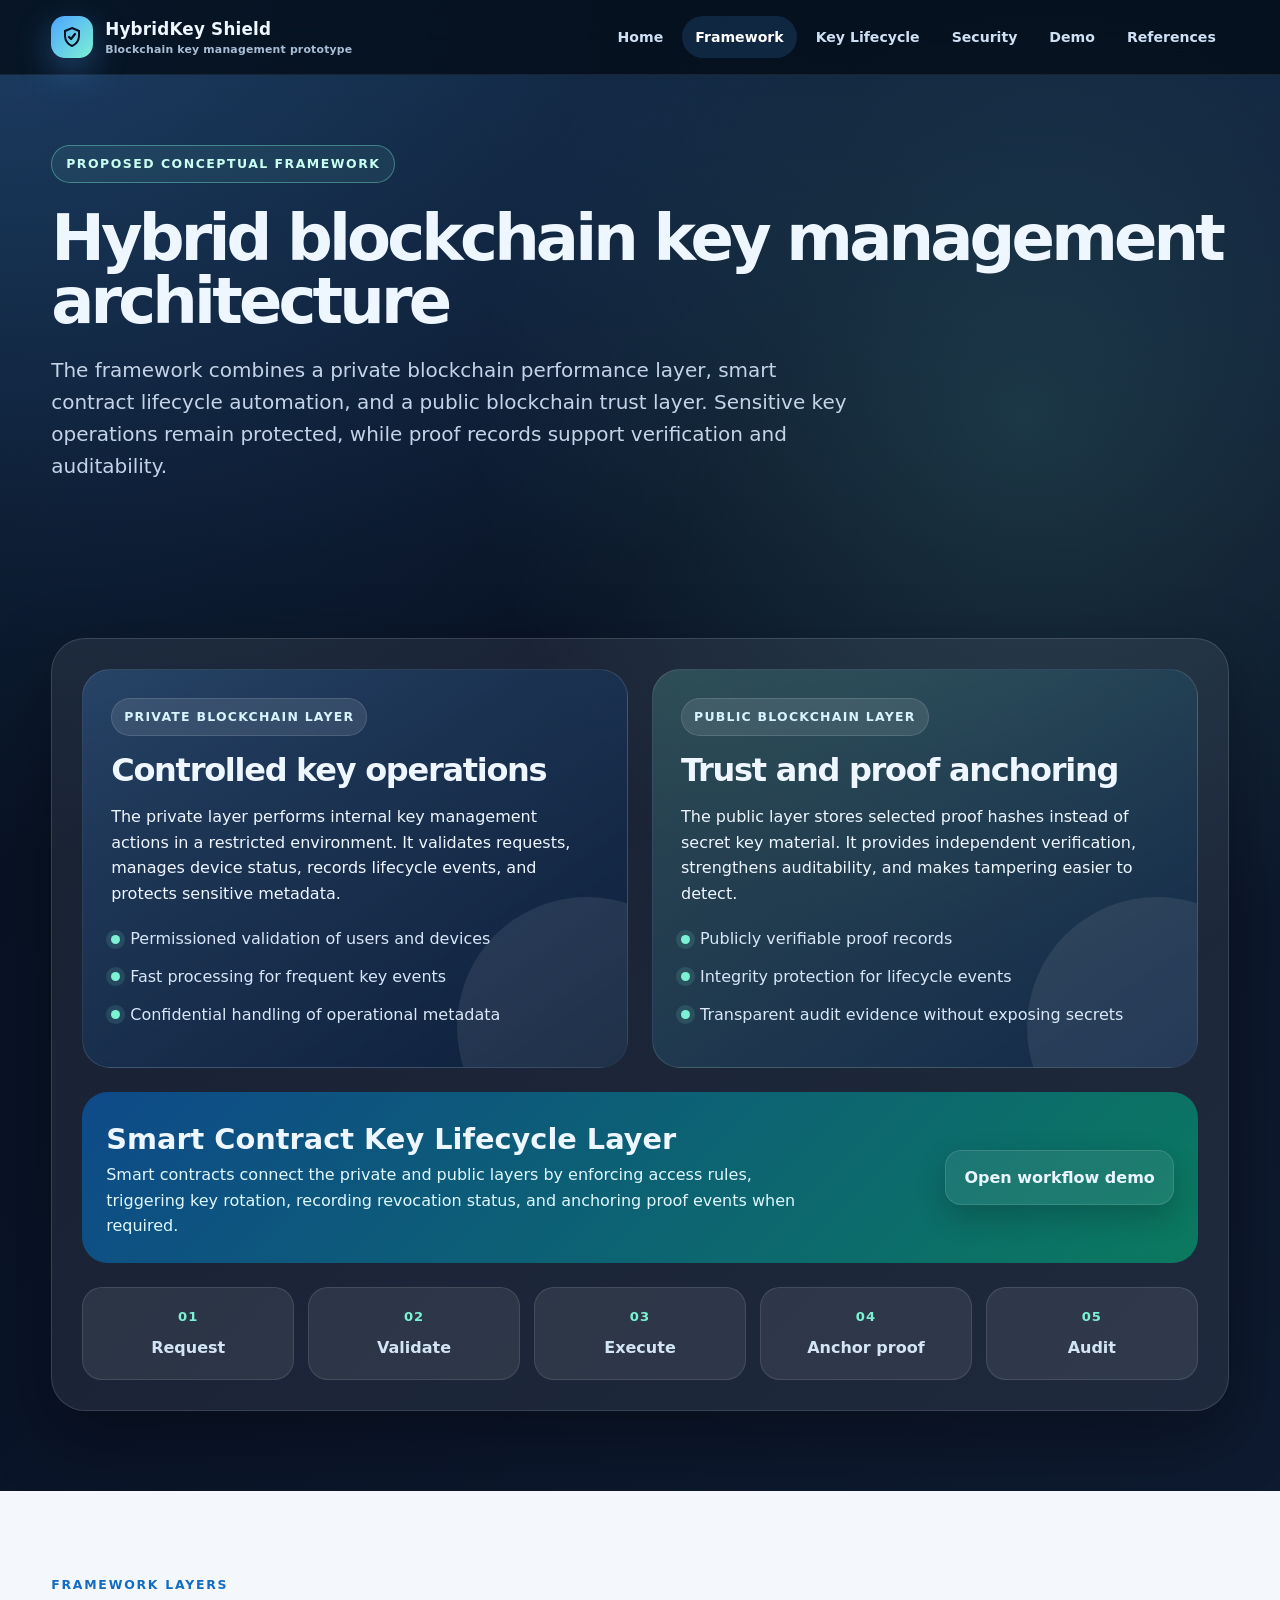
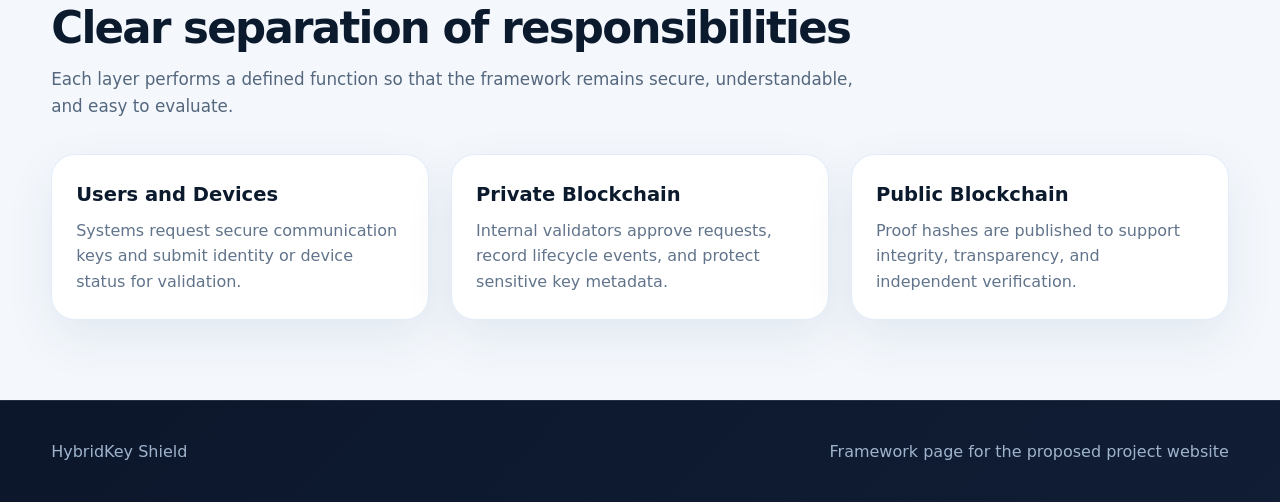
<file: index.html>
<!doctype html><html lang="en"><head><meta charset="utf-8"><meta name="viewport" content="width=device-width, initial-scale=1"><title>Framework | HybridKey Shield</title><link rel="stylesheet" href="styles.css"></head><body>
<header class="topbar"><div class="container nav"><div class="nav-wrap"><a class="logo" href="index.html"><span class="logo-mark"><svg viewBox="0 0 24 24" fill="none"><path d="M12 3l7 3v5c0 5-3.5 8.8-7 10-3.5-1.2-7-5-7-10V6l7-3z" stroke="currentColor" stroke-width="2"/><path d="M9 12l2 2 4-5" stroke="currentColor" stroke-width="2.2" stroke-linecap="round" stroke-linejoin="round"/></svg></span><span>HybridKey Shield<small>Blockchain key management prototype</small></span></a><button class="mobile-menu">Menu</button></div><nav class="nav-links"><a href="index.html">Home</a><a class="active" href="framework.html">Framework</a><a href="lifecycle.html">Key Lifecycle</a><a href="security.html">Security</a><a href="demo.html">Demo</a><a href="references.html">References</a></nav></div></header>
<main>
<section class="page-hero"><div class="container"><span class="kicker">Proposed Conceptual Framework</span><h1>Hybrid blockchain key management architecture</h1><p class="lead">The framework combines a private blockchain performance layer, smart contract lifecycle automation, and a public blockchain trust layer. Sensitive key operations remain protected, while proof records support verification and auditability.</p></div></section>
<section class="section"><div class="container">
  <div class="architecture">
    <div class="arch-grid">
      <div class="arch-box private"><span class="arch-label">Private Blockchain Layer</span><h2>Controlled key operations</h2><p class="muted">The private layer performs internal key management actions in a restricted environment. It validates requests, manages device status, records lifecycle events, and protects sensitive metadata.</p><ul class="arch-list"><li><span class="dot"></span>Permissioned validation of users and devices</li><li><span class="dot"></span>Fast processing for frequent key events</li><li><span class="dot"></span>Confidential handling of operational metadata</li></ul></div>
      <div class="arch-box public"><span class="arch-label">Public Blockchain Layer</span><h2>Trust and proof anchoring</h2><p class="muted">The public layer stores selected proof hashes instead of secret key material. It provides independent verification, strengthens auditability, and makes tampering easier to detect.</p><ul class="arch-list"><li><span class="dot"></span>Publicly verifiable proof records</li><li><span class="dot"></span>Integrity protection for lifecycle events</li><li><span class="dot"></span>Transparent audit evidence without exposing secrets</li></ul></div>
    </div>
    <div class="contract-band"><div><h3>Smart Contract Key Lifecycle Layer</h3><p>Smart contracts connect the private and public layers by enforcing access rules, triggering key rotation, recording revocation status, and anchoring proof events when required.</p></div><a class="btn secondary" href="demo.html">Open workflow demo</a></div>
    <div class="mini-flow"><div class="mini-step"><b>01</b><span>Request</span></div><div class="mini-step"><b>02</b><span>Validate</span></div><div class="mini-step"><b>03</b><span>Execute</span></div><div class="mini-step"><b>04</b><span>Anchor proof</span></div><div class="mini-step"><b>05</b><span>Audit</span></div></div>
  </div>
</div></section>
<section class="section light"><div class="container"><div class="section-title"><span class="eyebrow">Framework layers</span><h2>Clear separation of responsibilities</h2><p>Each layer performs a defined function so that the framework remains secure, understandable, and easy to evaluate.</p></div><div class="grid three"><article class="card"><h3>Users and Devices</h3><p>Systems request secure communication keys and submit identity or device status for validation.</p></article><article class="card"><h3>Private Blockchain</h3><p>Internal validators approve requests, record lifecycle events, and protect sensitive key metadata.</p></article><article class="card"><h3>Public Blockchain</h3><p>Proof hashes are published to support integrity, transparency, and independent verification.</p></article></div></div></section>
</main><footer class="footer"><div class="container footer-grid"><div>HybridKey Shield</div><div>Framework page for the proposed project website</div></div></footer><script src="script.js"></script></body></html>
</file>
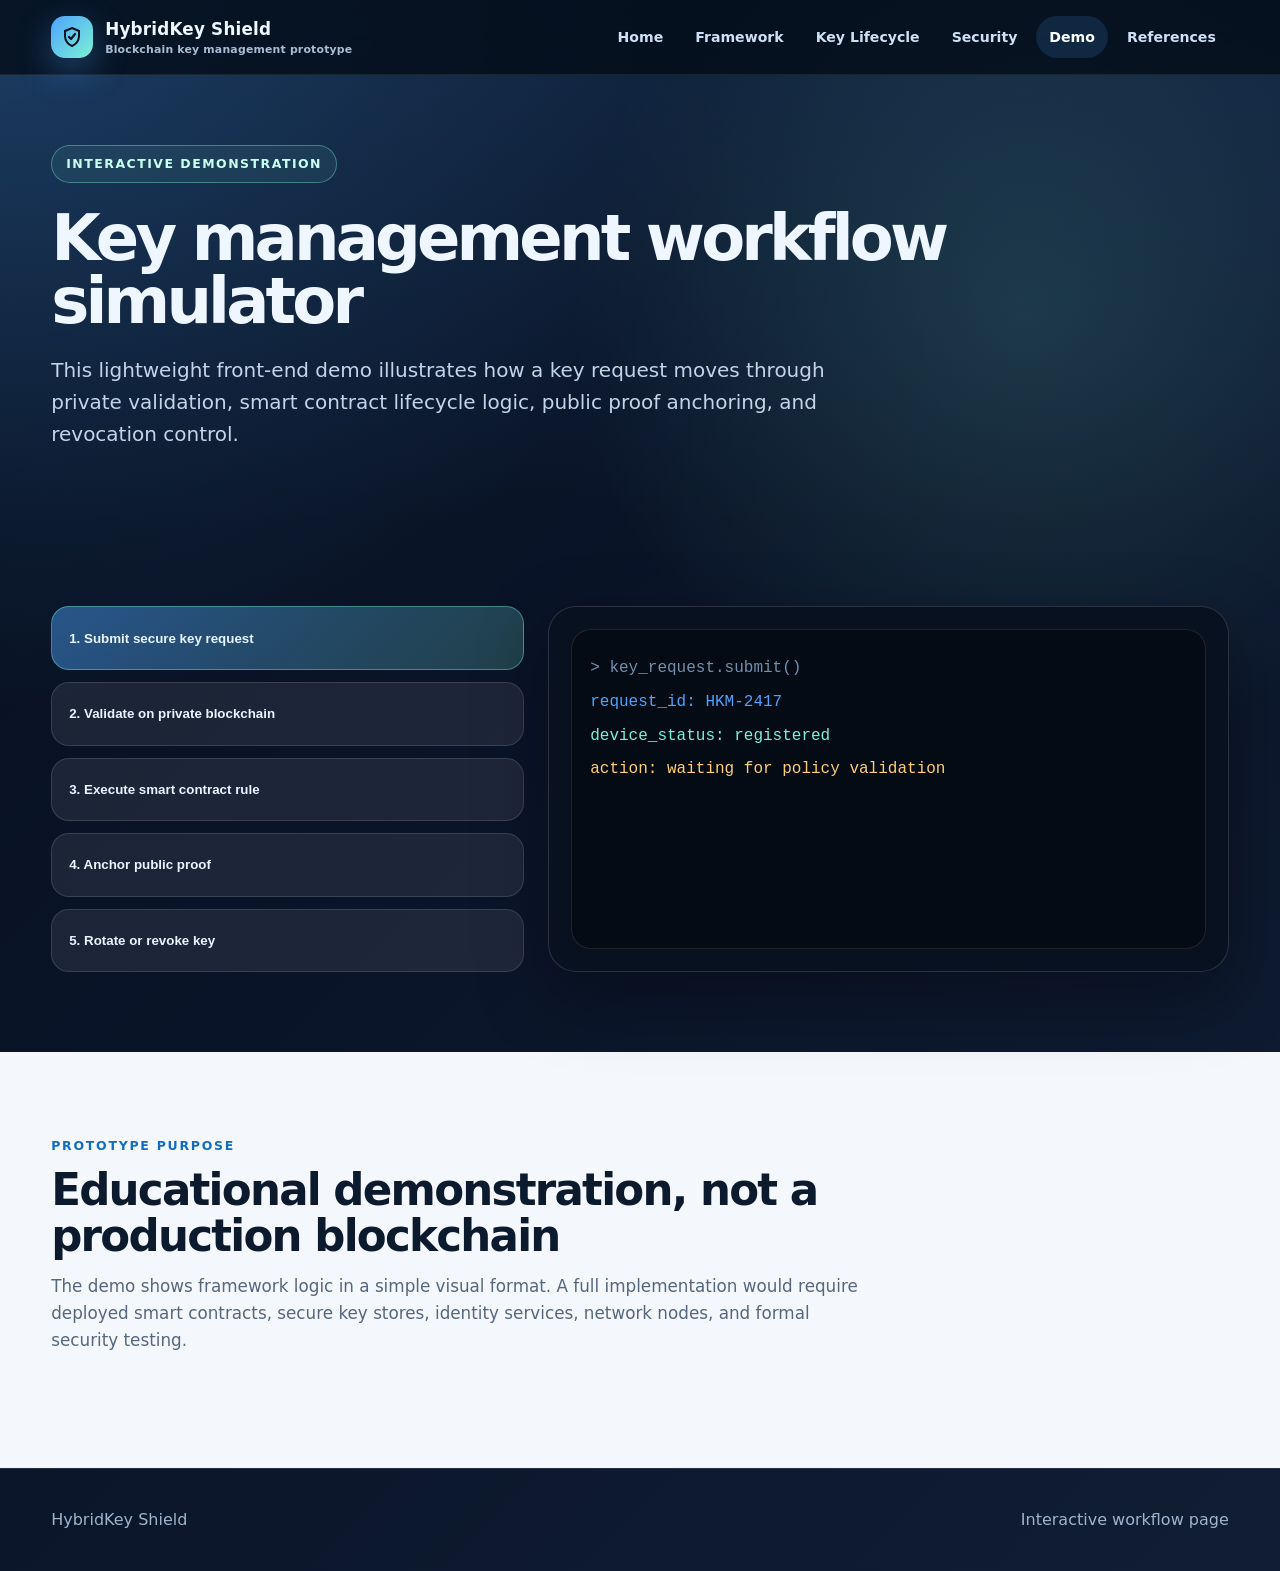
<file: demo.html>
<!doctype html><html lang="en"><head><meta charset="utf-8"><meta name="viewport" content="width=device-width, initial-scale=1"><title>Demo Workflow | HybridKey Shield</title><link rel="stylesheet" href="styles.css"></head><body>
<header class="topbar"><div class="container nav"><div class="nav-wrap"><a class="logo" href="index.html"><span class="logo-mark"><svg viewBox="0 0 24 24" fill="none"><path d="M12 3l7 3v5c0 5-3.5 8.8-7 10-3.5-1.2-7-5-7-10V6l7-3z" stroke="currentColor" stroke-width="2"/><path d="M9 12l2 2 4-5" stroke="currentColor" stroke-width="2.2" stroke-linecap="round" stroke-linejoin="round"/></svg></span><span>HybridKey Shield<small>Blockchain key management prototype</small></span></a><button class="mobile-menu">Menu</button></div><nav class="nav-links"><a href="index.html">Home</a><a href="framework.html">Framework</a><a href="lifecycle.html">Key Lifecycle</a><a href="security.html">Security</a><a class="active" href="demo.html">Demo</a><a href="references.html">References</a></nav></div></header>
<main><section class="page-hero"><div class="container"><span class="kicker">Interactive Demonstration</span><h1>Key management workflow simulator</h1><p class="lead">This lightweight front-end demo illustrates how a key request moves through private validation, smart contract lifecycle logic, public proof anchoring, and revocation control.</p></div></section>
<section class="section"><div class="container demo-panel"><div class="controls"><button class="control-btn active" data-demo-step="request">1. Submit secure key request</button><button class="control-btn" data-demo-step="validate">2. Validate on private blockchain</button><button class="control-btn" data-demo-step="contract">3. Execute smart contract rule</button><button class="control-btn" data-demo-step="proof">4. Anchor public proof</button><button class="control-btn" data-demo-step="revoke">5. Rotate or revoke key</button></div><div class="console"><div class="console-window" data-console><div class="code-line code-muted">&gt; key_request.submit()</div><div class="code-line code-accent">request_id: HKM-2417</div><div class="code-line code-green">device_status: registered</div><div class="code-line code-yellow">action: waiting for policy validation</div></div></div></div></section>
<section class="section light"><div class="container"><div class="section-title"><span class="eyebrow">Prototype purpose</span><h2>Educational demonstration, not a production blockchain</h2><p>The demo shows framework logic in a simple visual format. A full implementation would require deployed smart contracts, secure key stores, identity services, network nodes, and formal security testing.</p></div></div></section>
</main><footer class="footer"><div class="container footer-grid"><div>HybridKey Shield</div><div>Interactive workflow page</div></div></footer><script src="script.js"></script></body></html>
</file>
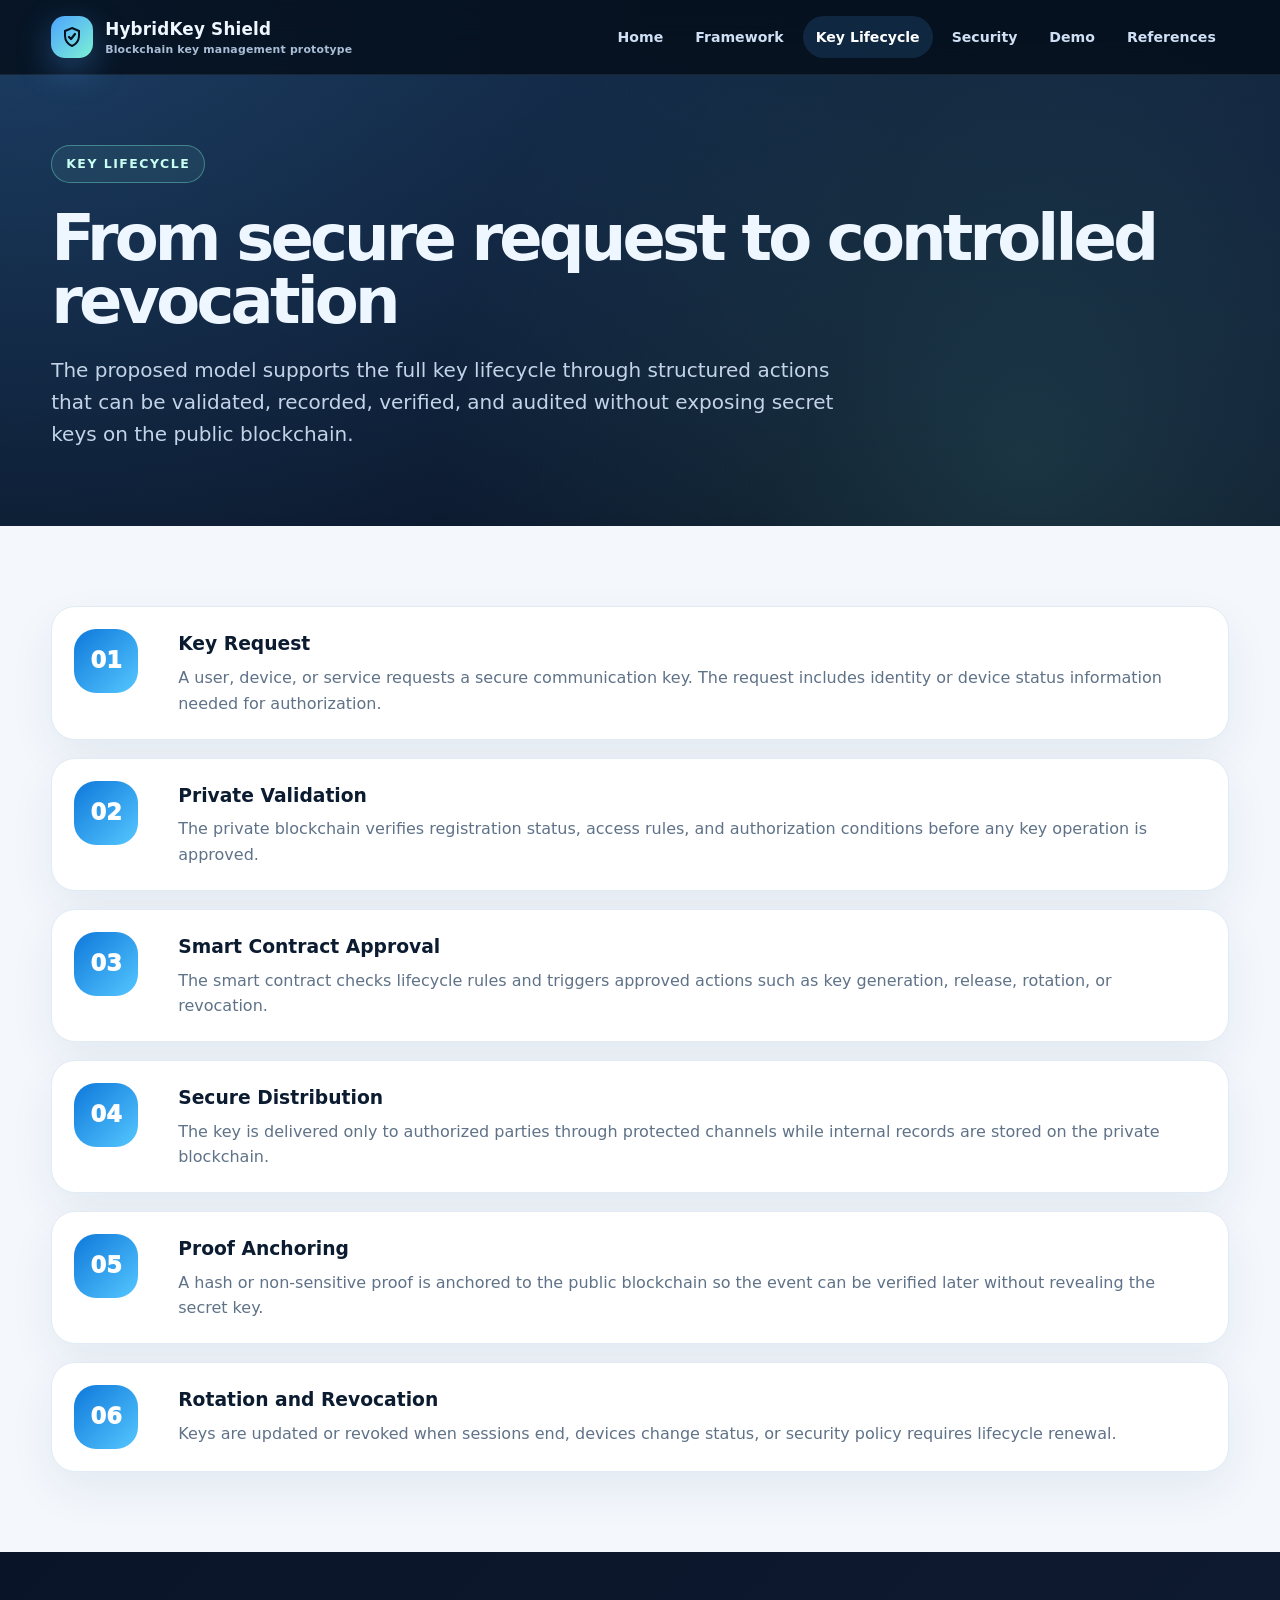
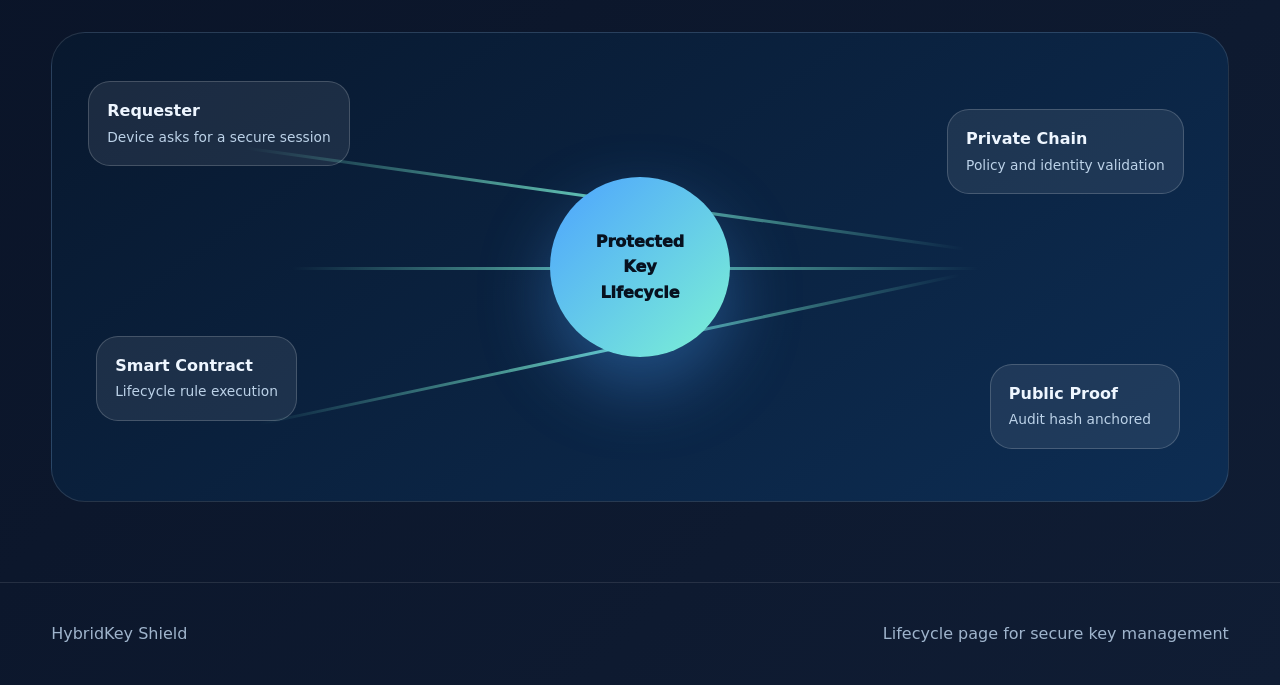
<file: lifecycle.html>
<!doctype html><html lang="en"><head><meta charset="utf-8"><meta name="viewport" content="width=device-width, initial-scale=1"><title>Key Lifecycle | HybridKey Shield</title><link rel="stylesheet" href="styles.css"></head><body>
<header class="topbar"><div class="container nav"><div class="nav-wrap"><a class="logo" href="index.html"><span class="logo-mark"><svg viewBox="0 0 24 24" fill="none"><path d="M12 3l7 3v5c0 5-3.5 8.8-7 10-3.5-1.2-7-5-7-10V6l7-3z" stroke="currentColor" stroke-width="2"/><path d="M9 12l2 2 4-5" stroke="currentColor" stroke-width="2.2" stroke-linecap="round" stroke-linejoin="round"/></svg></span><span>HybridKey Shield<small>Blockchain key management prototype</small></span></a><button class="mobile-menu">Menu</button></div><nav class="nav-links"><a href="index.html">Home</a><a href="framework.html">Framework</a><a class="active" href="lifecycle.html">Key Lifecycle</a><a href="security.html">Security</a><a href="demo.html">Demo</a><a href="references.html">References</a></nav></div></header>
<main><section class="page-hero"><div class="container"><span class="kicker">Key Lifecycle</span><h1>From secure request to controlled revocation</h1><p class="lead">The proposed model supports the full key lifecycle through structured actions that can be validated, recorded, verified, and audited without exposing secret keys on the public blockchain.</p></div></section>
<section class="section light"><div class="container"><div class="timeline">
<article class="life-card"><div class="life-number">01</div><div><h3>Key Request</h3><p>A user, device, or service requests a secure communication key. The request includes identity or device status information needed for authorization.</p></div></article>
<article class="life-card"><div class="life-number">02</div><div><h3>Private Validation</h3><p>The private blockchain verifies registration status, access rules, and authorization conditions before any key operation is approved.</p></div></article>
<article class="life-card"><div class="life-number">03</div><div><h3>Smart Contract Approval</h3><p>The smart contract checks lifecycle rules and triggers approved actions such as key generation, release, rotation, or revocation.</p></div></article>
<article class="life-card"><div class="life-number">04</div><div><h3>Secure Distribution</h3><p>The key is delivered only to authorized parties through protected channels while internal records are stored on the private blockchain.</p></div></article>
<article class="life-card"><div class="life-number">05</div><div><h3>Proof Anchoring</h3><p>A hash or non-sensitive proof is anchored to the public blockchain so the event can be verified later without revealing the secret key.</p></div></article>
<article class="life-card"><div class="life-number">06</div><div><h3>Rotation and Revocation</h3><p>Keys are updated or revoked when sessions end, devices change status, or security policy requires lifecycle renewal.</p></div></article>
</div></div></section>
<section class="section"><div class="container"><div class="workflow-visual"><div class="chip c1"><b>Requester</b><span>Device asks for a secure session</span></div><div class="chip c2"><b>Private Chain</b><span>Policy and identity validation</span></div><div class="chip c3"><b>Smart Contract</b><span>Lifecycle rule execution</span></div><div class="chip c4"><b>Public Proof</b><span>Audit hash anchored</span></div><div class="line l1"></div><div class="line l2"></div><div class="line l3"></div><div class="center-key">Protected<br>Key<br>Lifecycle</div></div></div></section>
</main><footer class="footer"><div class="container footer-grid"><div>HybridKey Shield</div><div>Lifecycle page for secure key management</div></div></footer><script src="script.js"></script></body></html>
</file>
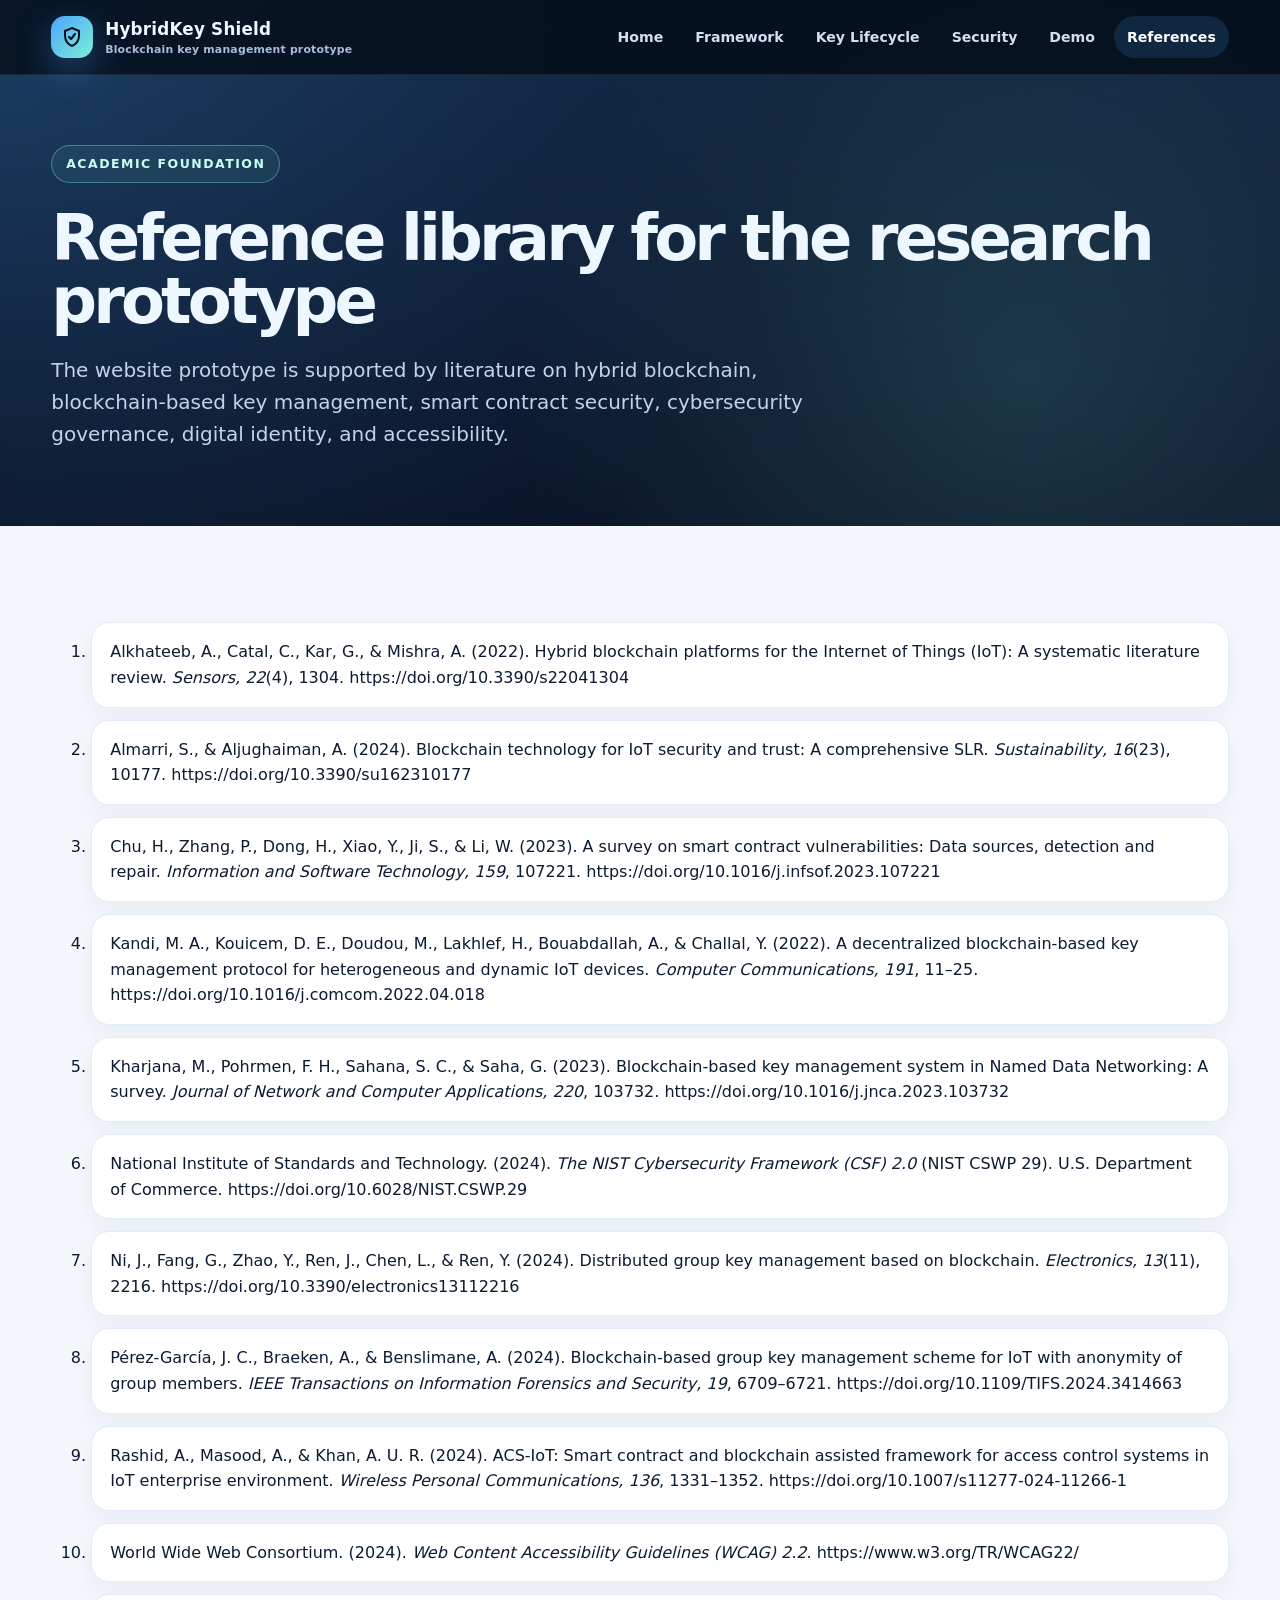
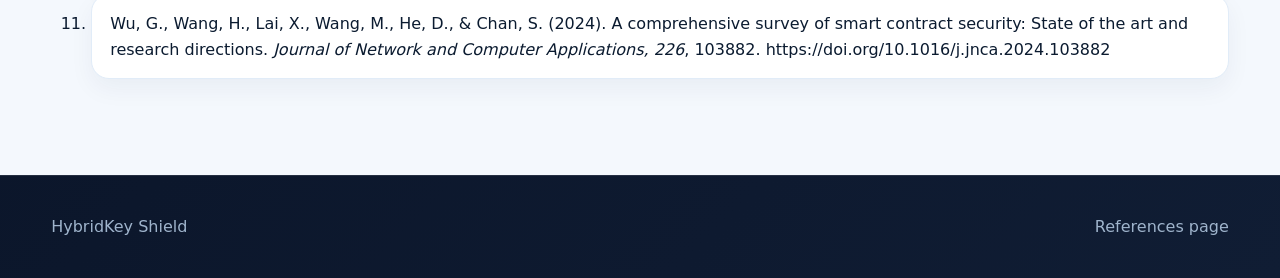
<file: references.html>
<!doctype html><html lang="en"><head><meta charset="utf-8"><meta name="viewport" content="width=device-width, initial-scale=1"><title>References | HybridKey Shield</title><link rel="stylesheet" href="styles.css"></head><body>
<header class="topbar"><div class="container nav"><div class="nav-wrap"><a class="logo" href="index.html"><span class="logo-mark"><svg viewBox="0 0 24 24" fill="none"><path d="M12 3l7 3v5c0 5-3.5 8.8-7 10-3.5-1.2-7-5-7-10V6l7-3z" stroke="currentColor" stroke-width="2"/><path d="M9 12l2 2 4-5" stroke="currentColor" stroke-width="2.2" stroke-linecap="round" stroke-linejoin="round"/></svg></span><span>HybridKey Shield<small>Blockchain key management prototype</small></span></a><button class="mobile-menu">Menu</button></div><nav class="nav-links"><a href="index.html">Home</a><a href="framework.html">Framework</a><a href="lifecycle.html">Key Lifecycle</a><a href="security.html">Security</a><a href="demo.html">Demo</a><a class="active" href="references.html">References</a></nav></div></header>
<main><section class="page-hero"><div class="container"><span class="kicker">Academic Foundation</span><h1>Reference library for the research prototype</h1><p class="lead">The website prototype is supported by literature on hybrid blockchain, blockchain-based key management, smart contract security, cybersecurity governance, digital identity, and accessibility.</p></div></section>
<section class="section light"><div class="container"><ol class="ref-list">
<li>Alkhateeb, A., Catal, C., Kar, G., & Mishra, A. (2022). Hybrid blockchain platforms for the Internet of Things (IoT): A systematic literature review. <em>Sensors, 22</em>(4), 1304. https://doi.org/10.3390/s22041304</li>
<li>Almarri, S., & Aljughaiman, A. (2024). Blockchain technology for IoT security and trust: A comprehensive SLR. <em>Sustainability, 16</em>(23), 10177. https://doi.org/10.3390/su162310177</li>
<li>Chu, H., Zhang, P., Dong, H., Xiao, Y., Ji, S., & Li, W. (2023). A survey on smart contract vulnerabilities: Data sources, detection and repair. <em>Information and Software Technology, 159</em>, 107221. https://doi.org/10.1016/j.infsof.2023.107221</li>
<li>Kandi, M. A., Kouicem, D. E., Doudou, M., Lakhlef, H., Bouabdallah, A., & Challal, Y. (2022). A decentralized blockchain-based key management protocol for heterogeneous and dynamic IoT devices. <em>Computer Communications, 191</em>, 11–25. https://doi.org/10.1016/j.comcom.2022.04.018</li>
<li>Kharjana, M., Pohrmen, F. H., Sahana, S. C., & Saha, G. (2023). Blockchain-based key management system in Named Data Networking: A survey. <em>Journal of Network and Computer Applications, 220</em>, 103732. https://doi.org/10.1016/j.jnca.2023.103732</li>
<li>National Institute of Standards and Technology. (2024). <em>The NIST Cybersecurity Framework (CSF) 2.0</em> (NIST CSWP 29). U.S. Department of Commerce. https://doi.org/10.6028/NIST.CSWP.29</li>
<li>Ni, J., Fang, G., Zhao, Y., Ren, J., Chen, L., & Ren, Y. (2024). Distributed group key management based on blockchain. <em>Electronics, 13</em>(11), 2216. https://doi.org/10.3390/electronics13112216</li>
<li>Pérez-García, J. C., Braeken, A., & Benslimane, A. (2024). Blockchain-based group key management scheme for IoT with anonymity of group members. <em>IEEE Transactions on Information Forensics and Security, 19</em>, 6709–6721. https://doi.org/10.1109/TIFS.2024.3414663</li>
<li>Rashid, A., Masood, A., & Khan, A. U. R. (2024). ACS-IoT: Smart contract and blockchain assisted framework for access control systems in IoT enterprise environment. <em>Wireless Personal Communications, 136</em>, 1331–1352. https://doi.org/10.1007/s11277-024-11266-1</li>
<li>World Wide Web Consortium. (2024). <em>Web Content Accessibility Guidelines (WCAG) 2.2</em>. https://www.w3.org/TR/WCAG22/</li>
<li>Wu, G., Wang, H., Lai, X., Wang, M., He, D., & Chan, S. (2024). A comprehensive survey of smart contract security: State of the art and research directions. <em>Journal of Network and Computer Applications, 226</em>, 103882. https://doi.org/10.1016/j.jnca.2024.103882</li>
</ol></div></section></main><footer class="footer"><div class="container footer-grid"><div>HybridKey Shield</div><div>References page</div></div></footer><script src="script.js"></script></body></html>
</file>
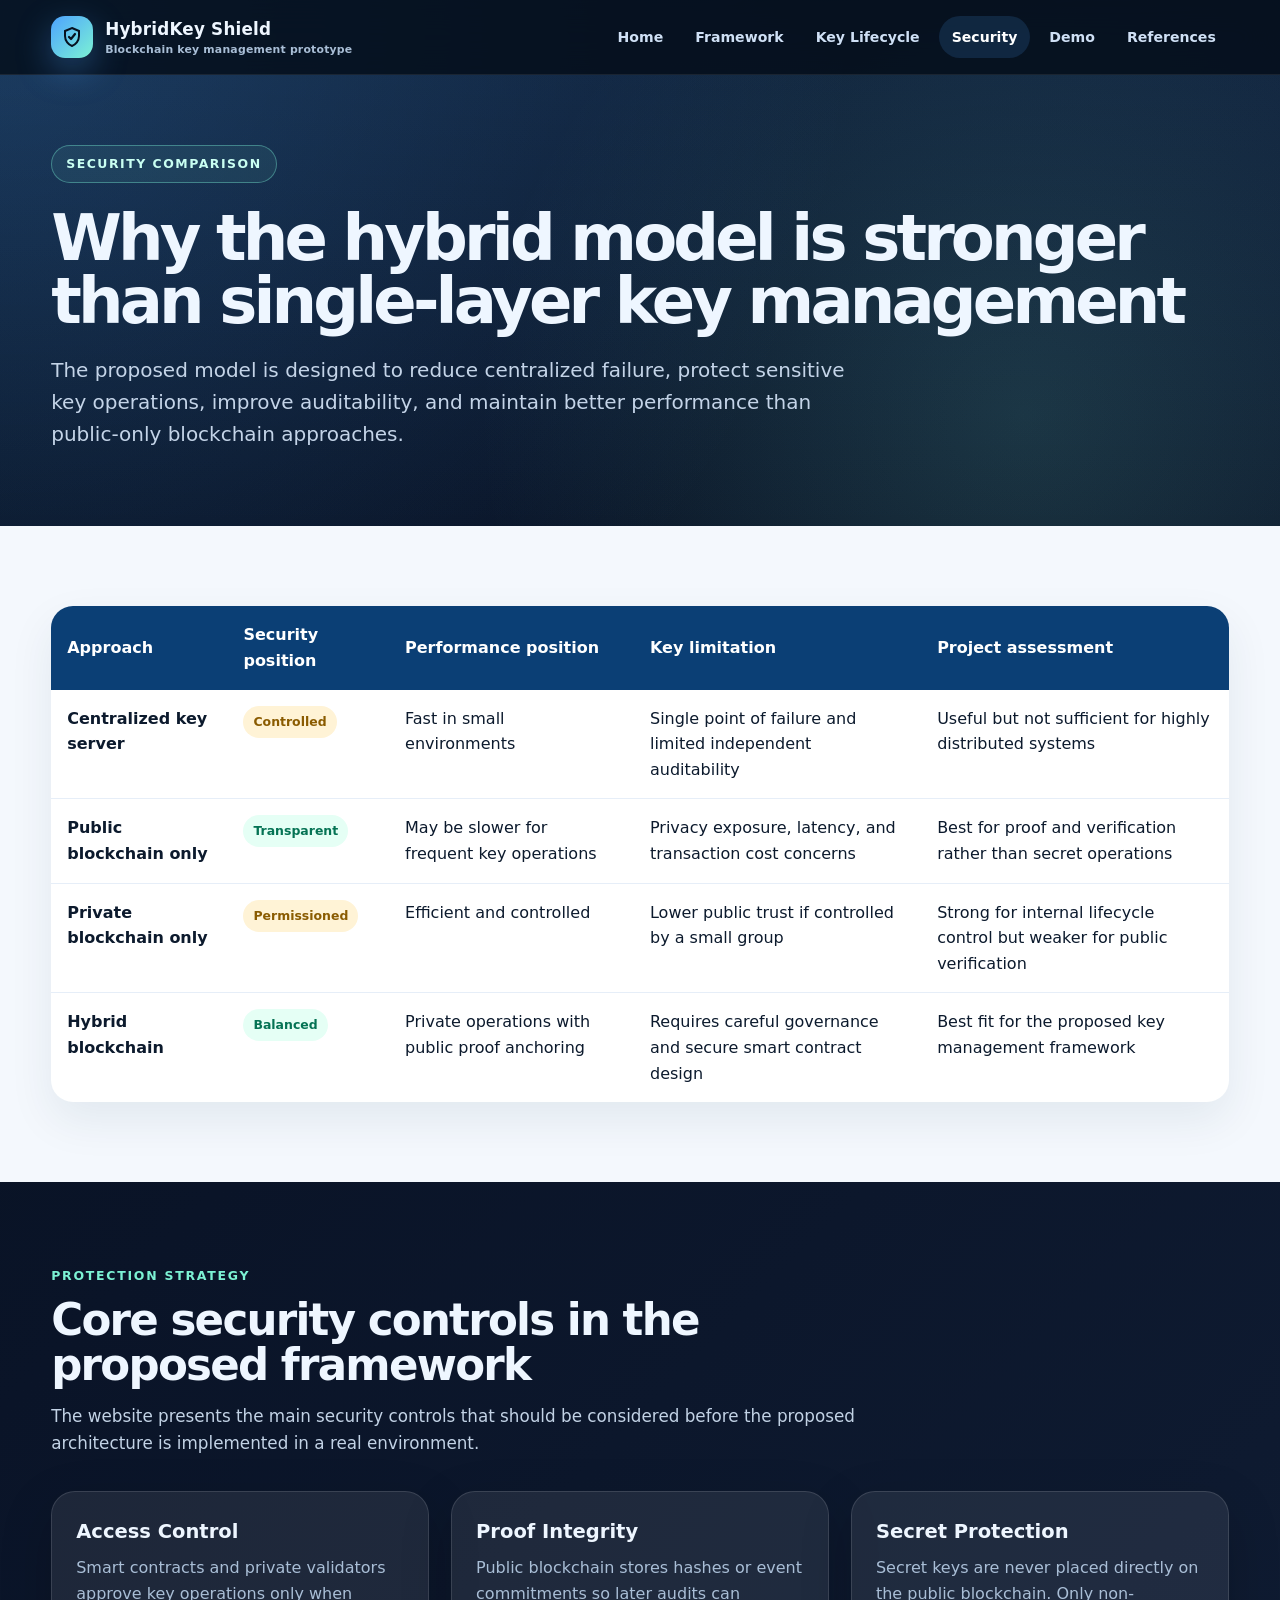
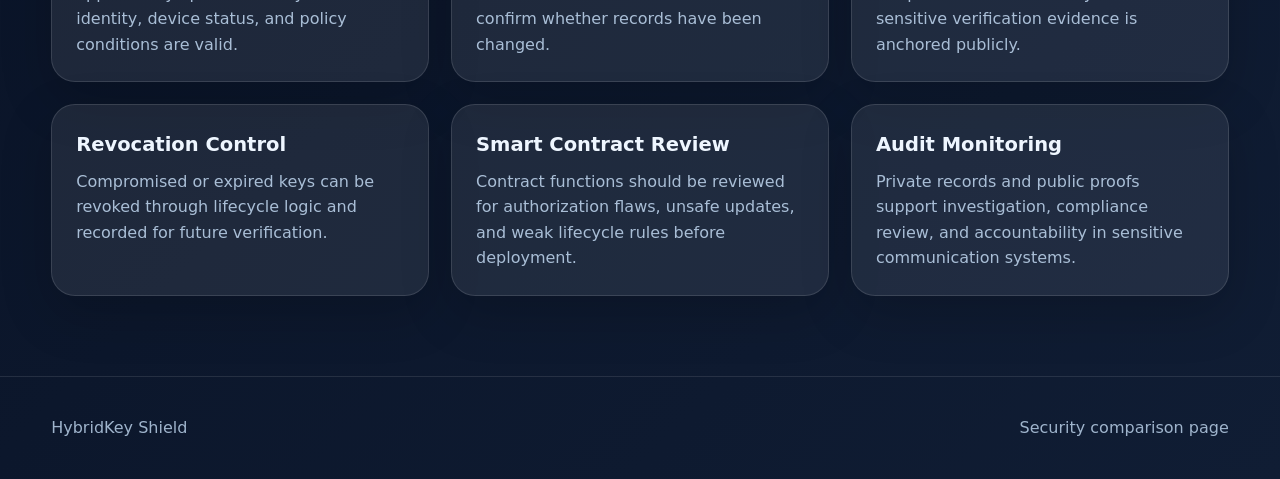
<file: security.html>
<!doctype html><html lang="en"><head><meta charset="utf-8"><meta name="viewport" content="width=device-width, initial-scale=1"><title>Security Comparison | HybridKey Shield</title><link rel="stylesheet" href="styles.css"></head><body>
<header class="topbar"><div class="container nav"><div class="nav-wrap"><a class="logo" href="index.html"><span class="logo-mark"><svg viewBox="0 0 24 24" fill="none"><path d="M12 3l7 3v5c0 5-3.5 8.8-7 10-3.5-1.2-7-5-7-10V6l7-3z" stroke="currentColor" stroke-width="2"/><path d="M9 12l2 2 4-5" stroke="currentColor" stroke-width="2.2" stroke-linecap="round" stroke-linejoin="round"/></svg></span><span>HybridKey Shield<small>Blockchain key management prototype</small></span></a><button class="mobile-menu">Menu</button></div><nav class="nav-links"><a href="index.html">Home</a><a href="framework.html">Framework</a><a href="lifecycle.html">Key Lifecycle</a><a class="active" href="security.html">Security</a><a href="demo.html">Demo</a><a href="references.html">References</a></nav></div></header>
<main><section class="page-hero"><div class="container"><span class="kicker">Security Comparison</span><h1>Why the hybrid model is stronger than single-layer key management</h1><p class="lead">The proposed model is designed to reduce centralized failure, protect sensitive key operations, improve auditability, and maintain better performance than public-only blockchain approaches.</p></div></section>
<section class="section light"><div class="container"><table class="comparison-table"><thead><tr><th>Approach</th><th>Security position</th><th>Performance position</th><th>Key limitation</th><th>Project assessment</th></tr></thead><tbody>
<tr><td><strong>Centralized key server</strong></td><td><span class="tag warn">Controlled</span></td><td>Fast in small environments</td><td>Single point of failure and limited independent auditability</td><td>Useful but not sufficient for highly distributed systems</td></tr>
<tr><td><strong>Public blockchain only</strong></td><td><span class="tag good">Transparent</span></td><td>May be slower for frequent key operations</td><td>Privacy exposure, latency, and transaction cost concerns</td><td>Best for proof and verification rather than secret operations</td></tr>
<tr><td><strong>Private blockchain only</strong></td><td><span class="tag warn">Permissioned</span></td><td>Efficient and controlled</td><td>Lower public trust if controlled by a small group</td><td>Strong for internal lifecycle control but weaker for public verification</td></tr>
<tr><td><strong>Hybrid blockchain</strong></td><td><span class="tag good">Balanced</span></td><td>Private operations with public proof anchoring</td><td>Requires careful governance and secure smart contract design</td><td>Best fit for the proposed key management framework</td></tr>
</tbody></table></div></section>
<section class="section"><div class="container"><div class="section-title"><span class="eyebrow">Protection strategy</span><h2>Core security controls in the proposed framework</h2><p>The website presents the main security controls that should be considered before the proposed architecture is implemented in a real environment.</p></div><div class="grid three"><article class="card"><h3>Access Control</h3><p>Smart contracts and private validators approve key operations only when identity, device status, and policy conditions are valid.</p></article><article class="card"><h3>Proof Integrity</h3><p>Public blockchain stores hashes or event commitments so later audits can confirm whether records have been changed.</p></article><article class="card"><h3>Secret Protection</h3><p>Secret keys are never placed directly on the public blockchain. Only non-sensitive verification evidence is anchored publicly.</p></article><article class="card"><h3>Revocation Control</h3><p>Compromised or expired keys can be revoked through lifecycle logic and recorded for future verification.</p></article><article class="card"><h3>Smart Contract Review</h3><p>Contract functions should be reviewed for authorization flaws, unsafe updates, and weak lifecycle rules before deployment.</p></article><article class="card"><h3>Audit Monitoring</h3><p>Private records and public proofs support investigation, compliance review, and accountability in sensitive communication systems.</p></article></div></div></section>
</main><footer class="footer"><div class="container footer-grid"><div>HybridKey Shield</div><div>Security comparison page</div></div></footer><script src="script.js"></script></body></html>
</file>
<file: styles.css>
:root{
  --bg:#07111f;
  --bg-2:#0b1830;
  --card:#0f2241;
  --card-2:#132b52;
  --line:#244e83;
  --text:#eef6ff;
  --muted:#a9bed6;
  --soft:#d9e9fb;
  --brand:#4da3ff;
  --brand-2:#7cf2d4;
  --warning:#ffce73;
  --danger:#ff8a8a;
  --success:#82efb6;
  --shadow:0 24px 70px rgba(0,0,0,.35);
  --radius:24px;
}
*{box-sizing:border-box}
html{scroll-behavior:smooth}
body{
  margin:0;
  font-family: Inter, ui-sans-serif, system-ui, -apple-system, BlinkMacSystemFont, "Segoe UI", Arial, sans-serif;
  background:
    radial-gradient(circle at top left, rgba(77,163,255,.22), transparent 35%),
    radial-gradient(circle at 80% 20%, rgba(124,242,212,.14), transparent 28%),
    linear-gradient(135deg,#06101e 0%, #0a1428 42%, #101d34 100%);
  color:var(--text);
  line-height:1.6;
}
a{color:inherit;text-decoration:none}
.container{width:min(1180px,92vw);margin:0 auto}
.topbar{
  position:sticky;top:0;z-index:50;
  backdrop-filter: blur(18px);
  background:rgba(6,16,30,.82);
  border-bottom:1px solid rgba(255,255,255,.08);
}
.nav{height:74px;display:flex;align-items:center;justify-content:space-between;gap:22px}
.logo{display:flex;align-items:center;gap:12px;font-weight:800;letter-spacing:.2px}
.logo-mark{width:42px;height:42px;border-radius:14px;background:linear-gradient(135deg,var(--brand),var(--brand-2));display:grid;place-items:center;box-shadow:0 12px 34px rgba(77,163,255,.35)}
.logo-mark svg{width:24px;height:24px;color:#07111f}
.logo span{font-size:1.05rem}.logo small{display:block;color:var(--muted);font-weight:600;font-size:.68rem;margin-top:-2px}
.nav-links{display:flex;gap:6px;align-items:center;flex-wrap:wrap;justify-content:flex-end}
.nav-links a{padding:10px 13px;border-radius:999px;color:#cfe0f5;font-weight:700;font-size:.88rem}
.nav-links a:hover,.nav-links a.active{background:rgba(77,163,255,.15);color:white}
.hero{padding:86px 0 72px;position:relative;overflow:hidden}
.hero-grid{display:grid;grid-template-columns:1.05fr .95fr;gap:46px;align-items:center}
.kicker{display:inline-flex;gap:9px;align-items:center;border:1px solid rgba(124,242,212,.38);background:rgba(124,242,212,.08);color:#c9fff2;border-radius:999px;padding:8px 14px;font-weight:800;font-size:.78rem;letter-spacing:.12em;text-transform:uppercase}
h1{font-size:clamp(2.4rem,5vw,5.2rem);line-height:.98;margin:24px 0 22px;letter-spacing:-.06em}
.lead{font-size:clamp(1rem,1.6vw,1.25rem);color:#c4d4e8;max-width:680px;margin:0 0 28px}
.actions{display:flex;gap:14px;flex-wrap:wrap;margin-top:28px}
.btn{display:inline-flex;align-items:center;gap:10px;border-radius:16px;padding:14px 18px;font-weight:850;border:1px solid rgba(255,255,255,.12);transition:.2s ease;box-shadow:0 12px 30px rgba(0,0,0,.2)}
.btn.primary{background:linear-gradient(135deg,var(--brand),#166ed4);color:white}.btn.secondary{background:rgba(255,255,255,.07);color:#eaf5ff}.btn:hover{transform:translateY(-2px)}
.hero-card{background:linear-gradient(180deg,rgba(255,255,255,.12),rgba(255,255,255,.055));border:1px solid rgba(255,255,255,.13);border-radius:34px;padding:26px;box-shadow:var(--shadow);position:relative}
.hero-card:before{content:"";position:absolute;inset:-1px;border-radius:34px;padding:1px;background:linear-gradient(135deg,rgba(77,163,255,.65),rgba(124,242,212,.35),transparent);-webkit-mask:linear-gradient(#000 0 0) content-box,linear-gradient(#000 0 0);-webkit-mask-composite:xor;mask-composite:exclude;pointer-events:none}
.network-visual{height:460px;position:relative;border-radius:26px;overflow:hidden;background:radial-gradient(circle at center,rgba(77,163,255,.17),transparent 52%),linear-gradient(135deg,rgba(8,22,44,.9),rgba(17,37,67,.75));border:1px solid rgba(255,255,255,.1)}
.orbit{position:absolute;inset:48px;border:1px dashed rgba(124,242,212,.27);border-radius:50%;animation:spin 24s linear infinite}.orbit.two{inset:90px;animation-duration:18s;animation-direction:reverse}.orbit.three{inset:134px;animation-duration:30s}
.core{position:absolute;left:50%;top:50%;transform:translate(-50%,-50%);width:154px;height:154px;border-radius:40px;background:linear-gradient(145deg,#0d3564,#15579a);border:1px solid rgba(255,255,255,.18);display:grid;place-items:center;text-align:center;box-shadow:0 20px 60px rgba(77,163,255,.35);font-weight:900;color:white}
.core b{font-size:1.03rem;line-height:1.15}.node{position:absolute;width:82px;height:82px;border-radius:24px;background:rgba(255,255,255,.08);border:1px solid rgba(255,255,255,.16);display:grid;place-items:center;color:#dff7ff;box-shadow:0 12px 35px rgba(0,0,0,.25)}
.node svg{width:34px;height:34px;color:var(--brand-2)}.n1{left:56px;top:60px}.n2{right:62px;top:84px}.n3{left:58px;bottom:72px}.n4{right:66px;bottom:62px}.n5{left:50%;transform:translateX(-50%);bottom:32px}
.trace{position:absolute;height:2px;background:linear-gradient(90deg,transparent,var(--brand-2),transparent);opacity:.65}.t1{left:138px;right:138px;top:128px;transform:rotate(9deg)}.t2{left:136px;right:132px;bottom:126px;transform:rotate(-8deg)}.t3{top:50%;left:130px;right:130px}.stats{display:grid;grid-template-columns:repeat(3,1fr);gap:14px;margin-top:18px}.stat{background:rgba(255,255,255,.07);border:1px solid rgba(255,255,255,.1);border-radius:20px;padding:18px}.stat b{display:block;font-size:1.45rem;color:white}.stat span{font-size:.86rem;color:var(--muted)}
.section{padding:80px 0}.section.light{background:#f4f8fd;color:#0c1a2d}.section.light .section-title p,.section.light .muted{color:#55677d}.section-title{max-width:820px;margin-bottom:34px}.eyebrow{font-weight:900;text-transform:uppercase;letter-spacing:.14em;color:var(--brand-2);font-size:.78rem}.section.light .eyebrow{color:#126cc2}h2{font-size:clamp(2rem,3.4vw,3.4rem);line-height:1.05;margin:10px 0 14px;letter-spacing:-.04em}.section-title p{font-size:1.05rem;color:#c2d2e5;margin:0}.grid{display:grid;gap:22px}.grid.three{grid-template-columns:repeat(3,1fr)}.grid.two{grid-template-columns:repeat(2,1fr)}
.card{background:rgba(255,255,255,.08);border:1px solid rgba(255,255,255,.12);border-radius:var(--radius);padding:24px;box-shadow:0 18px 52px rgba(0,0,0,.18)}.section.light .card{background:white;border:1px solid #e2edf9;box-shadow:0 18px 50px rgba(15,45,79,.08)}.icon-circle{width:54px;height:54px;border-radius:18px;display:grid;place-items:center;background:linear-gradient(135deg,rgba(77,163,255,.24),rgba(124,242,212,.17));border:1px solid rgba(77,163,255,.25);margin-bottom:16px}.icon-circle svg{width:28px;height:28px;color:var(--brand)}.card h3{margin:0 0 8px;font-size:1.22rem}.card p{margin:0;color:var(--muted)}.section.light .card p{color:#61748b}
.balance-board{display:grid;grid-template-columns:1fr 120px 1fr;gap:22px;align-items:center;margin-top:28px}.panel{border-radius:30px;padding:30px;border:1px solid rgba(255,255,255,.12);background:linear-gradient(180deg,rgba(255,255,255,.1),rgba(255,255,255,.05));min-height:280px}.section.light .panel{background:white;border:1px solid #dfeaf7;box-shadow:0 20px 55px rgba(15,45,79,.08)}.panel h3{font-size:1.55rem;margin:0 0 12px}.panel ul{padding-left:20px;margin:18px 0 0}.panel li{margin:9px 0;color:#c6d6e9}.section.light .panel li{color:#52677f}.bridge{height:110px;width:110px;border-radius:50%;display:grid;place-items:center;margin:auto;background:linear-gradient(135deg,var(--brand),var(--brand-2));box-shadow:0 24px 50px rgba(77,163,255,.25);color:#07111f;font-weight:1000;text-align:center;font-size:.78rem;text-transform:uppercase;letter-spacing:.1em}
.page-hero{padding:70px 0 48px;background:linear-gradient(180deg,rgba(77,163,255,.1),transparent)}.page-hero .lead{max-width:800px}.architecture{padding:30px;background:rgba(255,255,255,.07);border:1px solid rgba(255,255,255,.13);border-radius:34px;box-shadow:var(--shadow)}.arch-grid{display:grid;grid-template-columns:1fr 1fr;gap:24px}.arch-box{min-height:360px;border-radius:28px;padding:28px;position:relative;overflow:hidden;border:1px solid rgba(255,255,255,.12)}.private{background:linear-gradient(145deg,rgba(77,163,255,.22),rgba(12,31,58,.95))}.public{background:linear-gradient(145deg,rgba(124,242,212,.18),rgba(18,41,74,.92))}.arch-box:after{content:"";position:absolute;width:260px;height:260px;border-radius:50%;right:-90px;bottom:-90px;background:rgba(255,255,255,.08)}.arch-label{display:inline-flex;padding:8px 12px;border-radius:999px;background:rgba(255,255,255,.1);border:1px solid rgba(255,255,255,.12);font-weight:900;font-size:.78rem;letter-spacing:.1em;text-transform:uppercase;color:#d8f5ff}.arch-box h2{font-size:2rem;margin-top:18px}.arch-list{margin:20px 0 0;padding:0;list-style:none}.arch-list li{display:flex;align-items:center;gap:10px;margin:12px 0;color:#d7e7f8}.dot{width:9px;height:9px;border-radius:50%;background:var(--brand-2);box-shadow:0 0 0 5px rgba(124,242,212,.12)}.contract-band{margin:24px 0;padding:24px;border-radius:26px;background:linear-gradient(135deg,#0e4a89,#0b795f);display:flex;align-items:center;justify-content:space-between;gap:20px;position:relative;overflow:hidden}.contract-band h3{font-size:1.8rem;margin:0}.contract-band p{margin:0;color:#dff8ff;max-width:700px}.mini-flow{display:grid;grid-template-columns:repeat(5,1fr);gap:14px;margin-top:24px}.mini-step{background:rgba(255,255,255,.08);border:1px solid rgba(255,255,255,.11);border-radius:20px;padding:18px;text-align:center}.mini-step b{display:block;color:var(--brand-2);font-size:.82rem;text-transform:uppercase;letter-spacing:.08em}.mini-step span{display:block;margin-top:8px;color:#d3e4f7;font-weight:750}
.timeline{position:relative;display:grid;gap:18px}.life-card{display:grid;grid-template-columns:86px 1fr;gap:18px;align-items:start;background:white;border:1px solid #e0ebf6;border-radius:24px;padding:22px;color:#0b1b30;box-shadow:0 18px 45px rgba(15,45,79,.07)}.life-number{width:64px;height:64px;border-radius:22px;display:grid;place-items:center;background:linear-gradient(135deg,#0e78da,#55c7ff);color:white;font-size:1.4rem;font-weight:1000}.life-card h3{margin:0 0 6px}.life-card p{margin:0;color:#5f7288}.workflow-visual{height:470px;border-radius:34px;background:linear-gradient(145deg,#08182e,#0d2d53);border:1px solid rgba(255,255,255,.12);position:relative;overflow:hidden;padding:28px}.chip{position:absolute;border:1px solid rgba(255,255,255,.18);background:rgba(255,255,255,.08);border-radius:22px;padding:16px 18px;min-width:190px}.chip b{display:block}.chip span{color:#bcd2e8;font-size:.86rem}.c1{left:36px;top:48px}.c2{right:44px;top:76px}.c3{left:44px;bottom:80px}.c4{right:48px;bottom:52px}.center-key{position:absolute;left:50%;top:50%;transform:translate(-50%,-50%);width:180px;height:180px;border-radius:50%;background:linear-gradient(135deg,var(--brand),var(--brand-2));display:grid;place-items:center;color:#07111f;box-shadow:0 30px 70px rgba(77,163,255,.35);font-weight:1000;text-align:center}.line{position:absolute;height:3px;background:linear-gradient(90deg,transparent,var(--brand-2),transparent);opacity:.8}.l1{top:164px;left:190px;right:260px;transform:rotate(8deg)}.l2{bottom:150px;left:200px;right:260px;transform:rotate(-12deg)}.l3{top:50%;left:240px;right:250px}.comparison-table{width:100%;border-collapse:collapse;background:white;color:#0c1a2d;border-radius:22px;overflow:hidden;box-shadow:0 18px 45px rgba(15,45,79,.08)}.comparison-table th{background:#0b3f75;color:white;text-align:left;padding:16px}.comparison-table td{padding:16px;border-bottom:1px solid #e6eef8;vertical-align:top}.comparison-table tr:last-child td{border-bottom:none}.tag{display:inline-flex;padding:6px 10px;border-radius:999px;font-size:.78rem;font-weight:900;background:#e7f2ff;color:#0e5fae}.tag.good{background:#e5fff5;color:#057354}.tag.warn{background:#fff3d6;color:#8a5b00}.tag.risk{background:#ffe8e8;color:#a43b3b}
.demo-panel{display:grid;grid-template-columns:.82fr 1.18fr;gap:24px}.console{background:#07111f;border:1px solid rgba(255,255,255,.14);border-radius:28px;padding:22px;box-shadow:var(--shadow)}.console-window{background:#050b14;border-radius:20px;border:1px solid rgba(255,255,255,.1);padding:18px;min-height:320px;font-family:ui-monospace,SFMono-Regular,Consolas,monospace;color:#9dffd9}.controls{display:grid;gap:12px}.control-btn{width:100%;border:1px solid rgba(255,255,255,.13);background:rgba(255,255,255,.08);color:#e8f4ff;border-radius:18px;padding:15px 17px;text-align:left;font-weight:850;cursor:pointer}.control-btn.active,.control-btn:hover{background:linear-gradient(135deg,rgba(77,163,255,.45),rgba(124,242,212,.2));border-color:rgba(124,242,212,.4)}.code-line{margin:8px 0}.code-muted{color:#7390ad}.code-accent{color:#4da3ff}.code-green{color:#7cf2d4}.code-yellow{color:#ffce73}.ref-list{counter-reset:ref;display:grid;gap:12px}.ref-list li{background:white;color:#0b1b30;border:1px solid #e1ecf8;border-radius:18px;padding:16px 18px;box-shadow:0 10px 25px rgba(15,45,79,.05)}.footer{padding:38px 0;border-top:1px solid rgba(255,255,255,.1);color:#9fb4cc}.footer-grid{display:flex;justify-content:space-between;gap:20px;flex-wrap:wrap}.mobile-menu{display:none}
@keyframes spin{from{transform:rotate(0)}to{transform:rotate(360deg)}}
@media (max-width:900px){.hero-grid,.grid.three,.grid.two,.arch-grid,.demo-panel,.balance-board{grid-template-columns:1fr}.nav{height:auto;padding:16px 0;align-items:flex-start}.nav-links{display:none;width:100%;padding-top:12px}.nav-links.open{display:flex}.mobile-menu{display:inline-flex;background:rgba(255,255,255,.08);border:1px solid rgba(255,255,255,.14);color:white;border-radius:12px;padding:10px}.mini-flow{grid-template-columns:1fr}.network-visual{height:380px}.stats{grid-template-columns:1fr}.nav-wrap{display:flex;align-items:center;justify-content:space-between;width:100%}.nav{flex-direction:column}.balance-board{gap:16px}.bridge{height:76px;width:76px}.chip{position:relative;left:auto;right:auto;top:auto;bottom:auto;margin:12px 0}.workflow-visual{height:auto}.center-key{position:relative;left:auto;top:auto;transform:none;margin:20px auto}.line{display:none}.life-card{grid-template-columns:1fr}.comparison-table{font-size:.9rem}.comparison-table th,.comparison-table td{padding:12px}}
</file>
